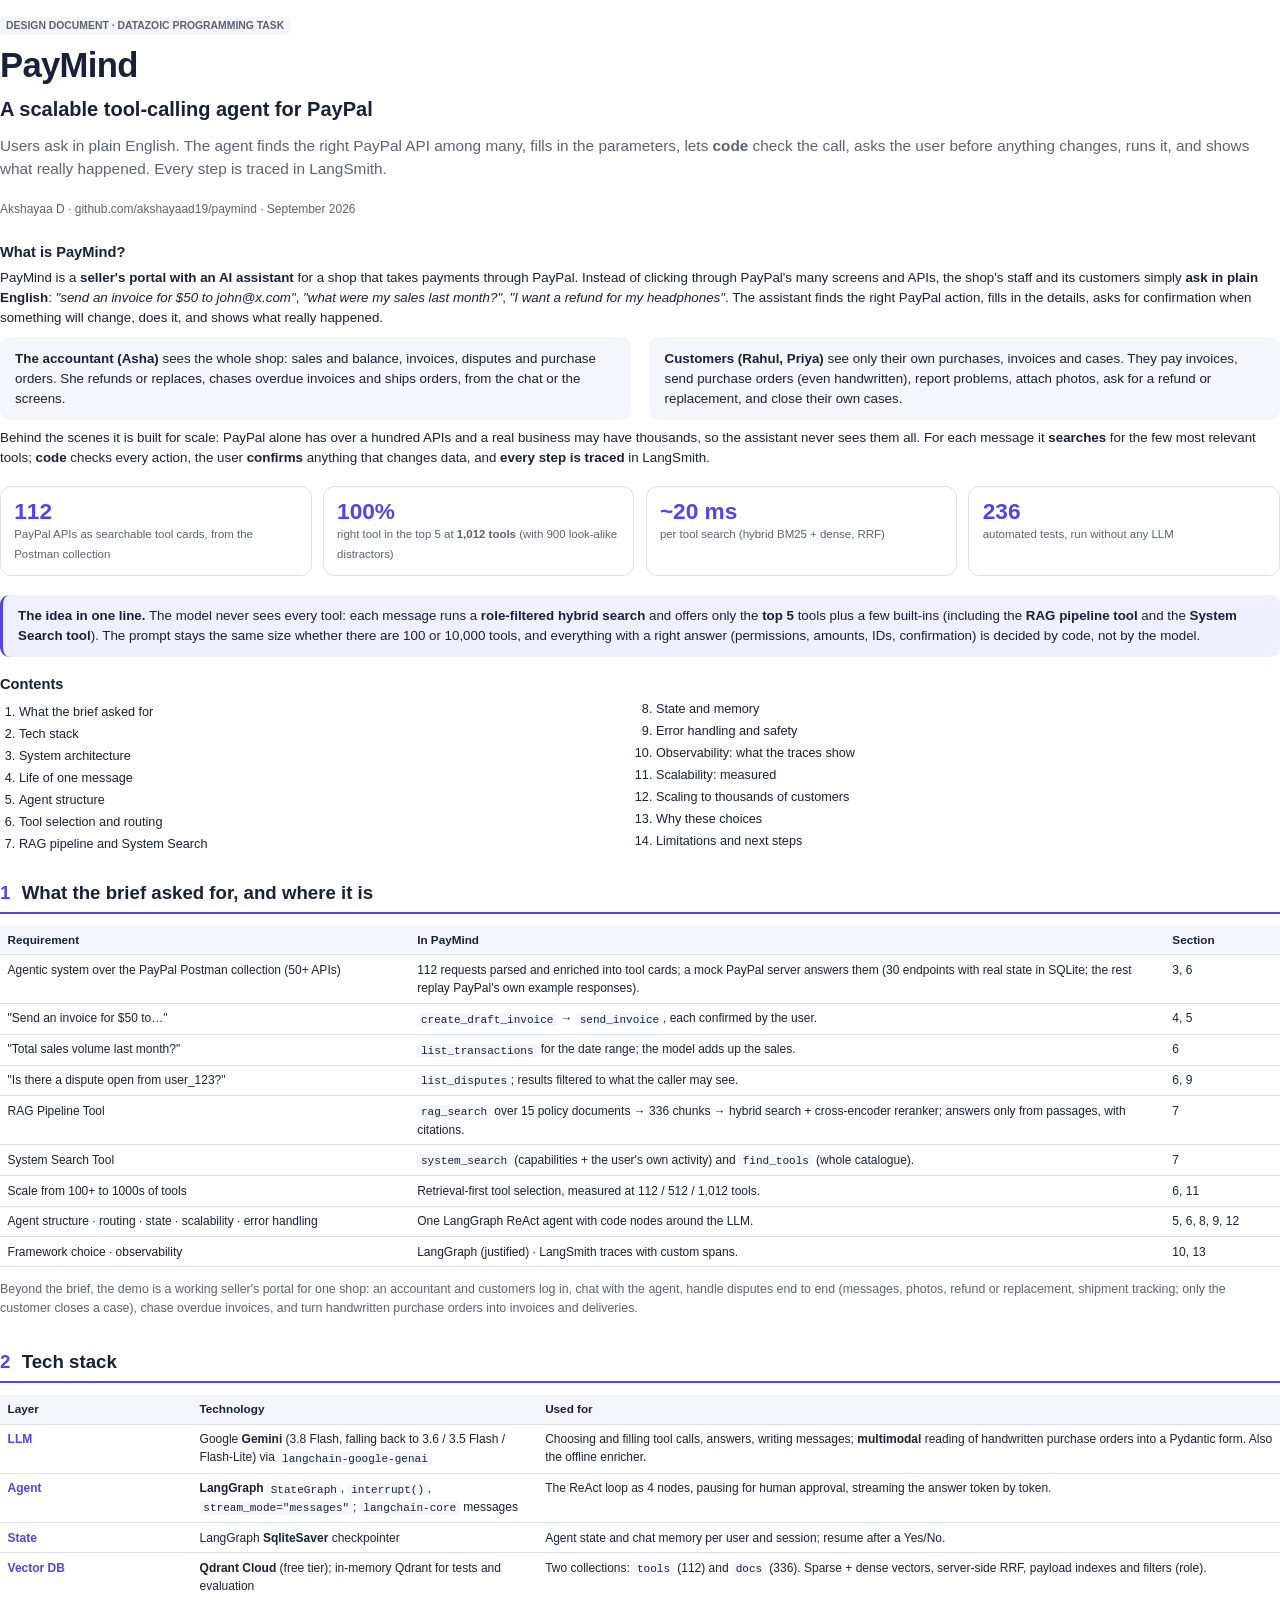
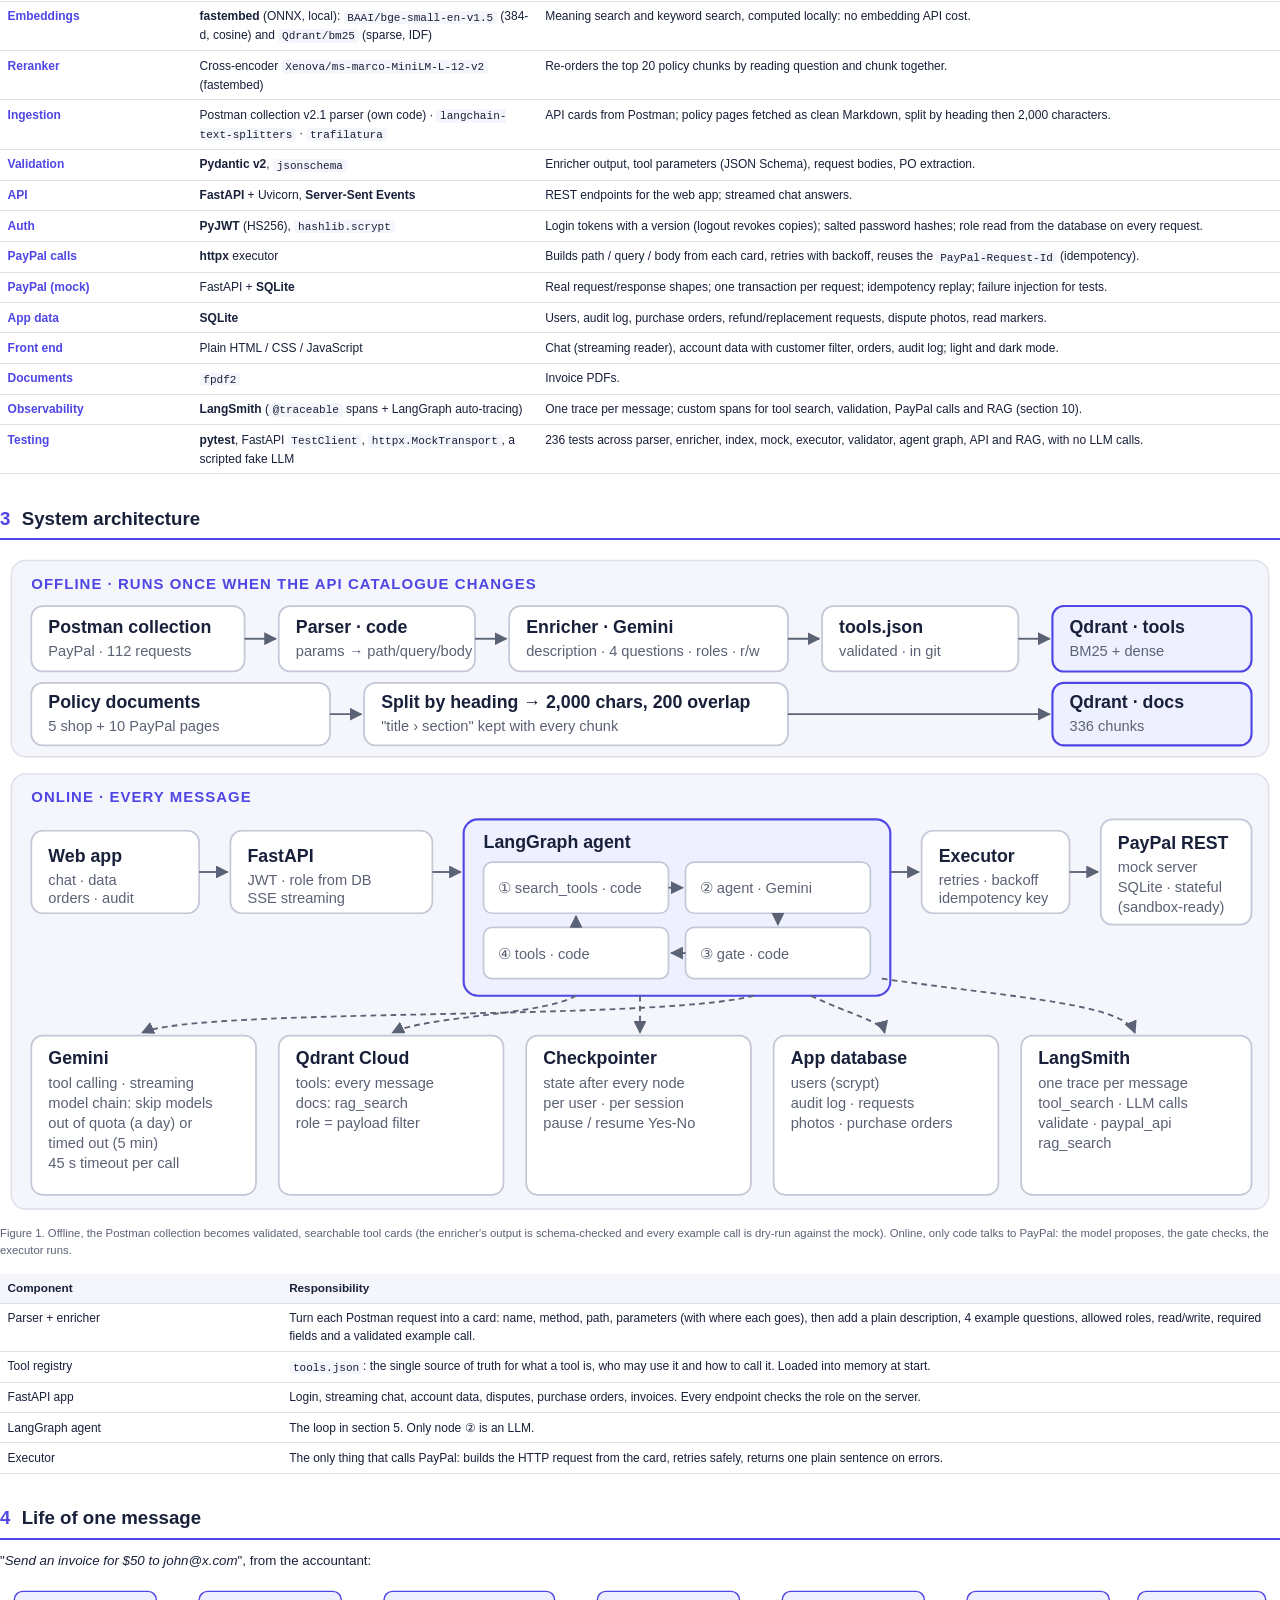
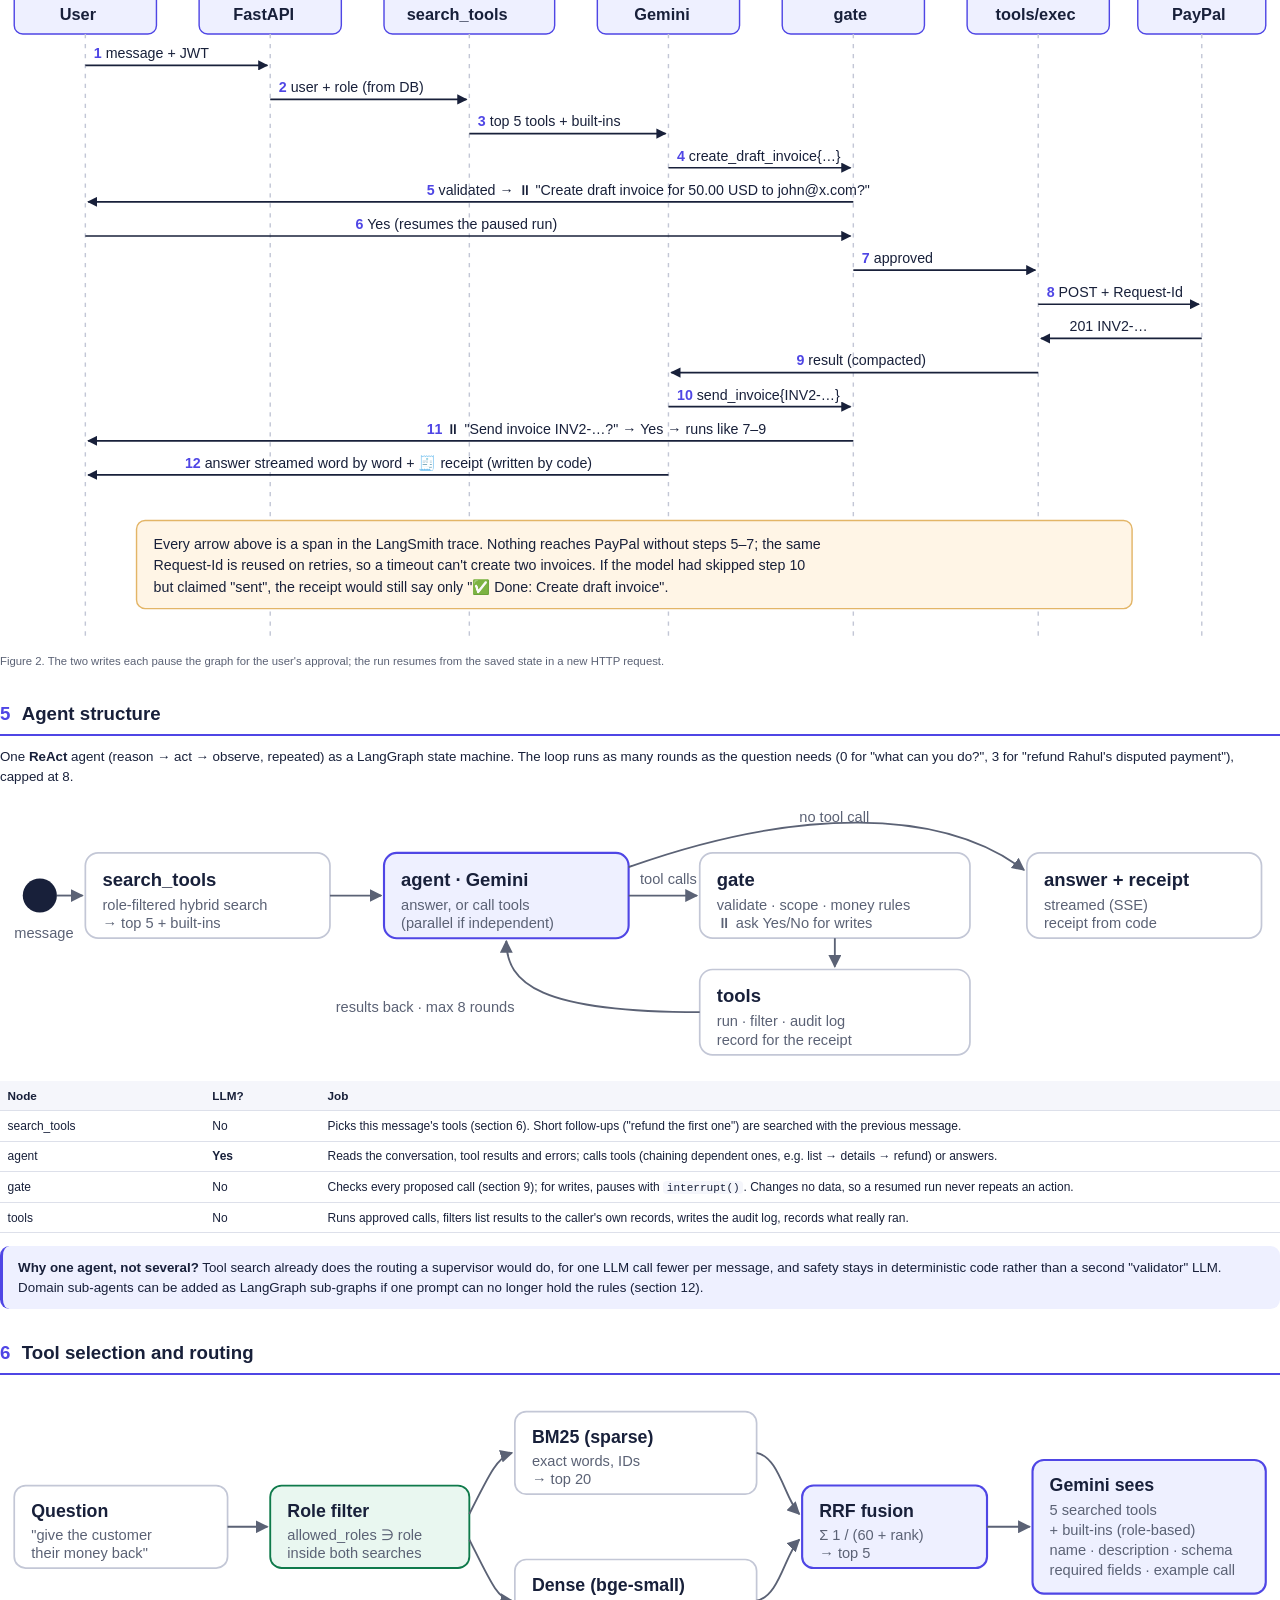
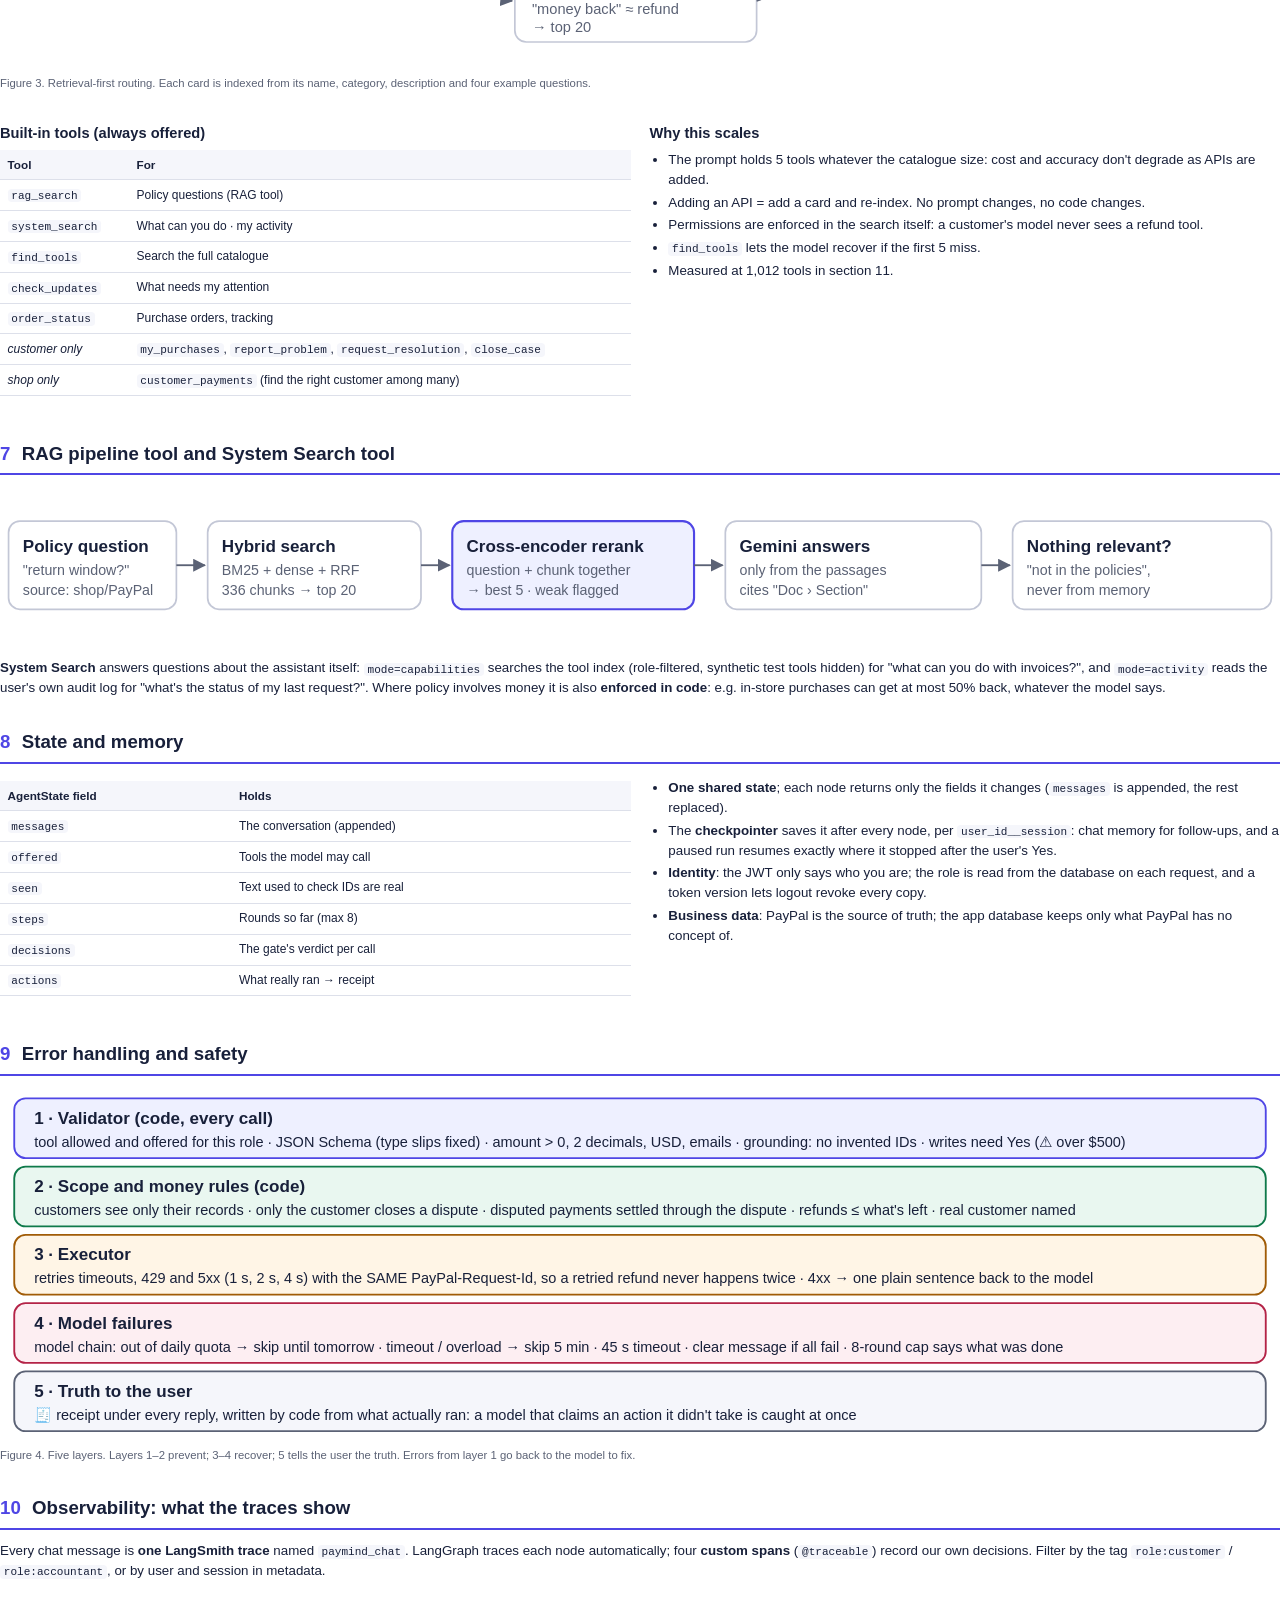
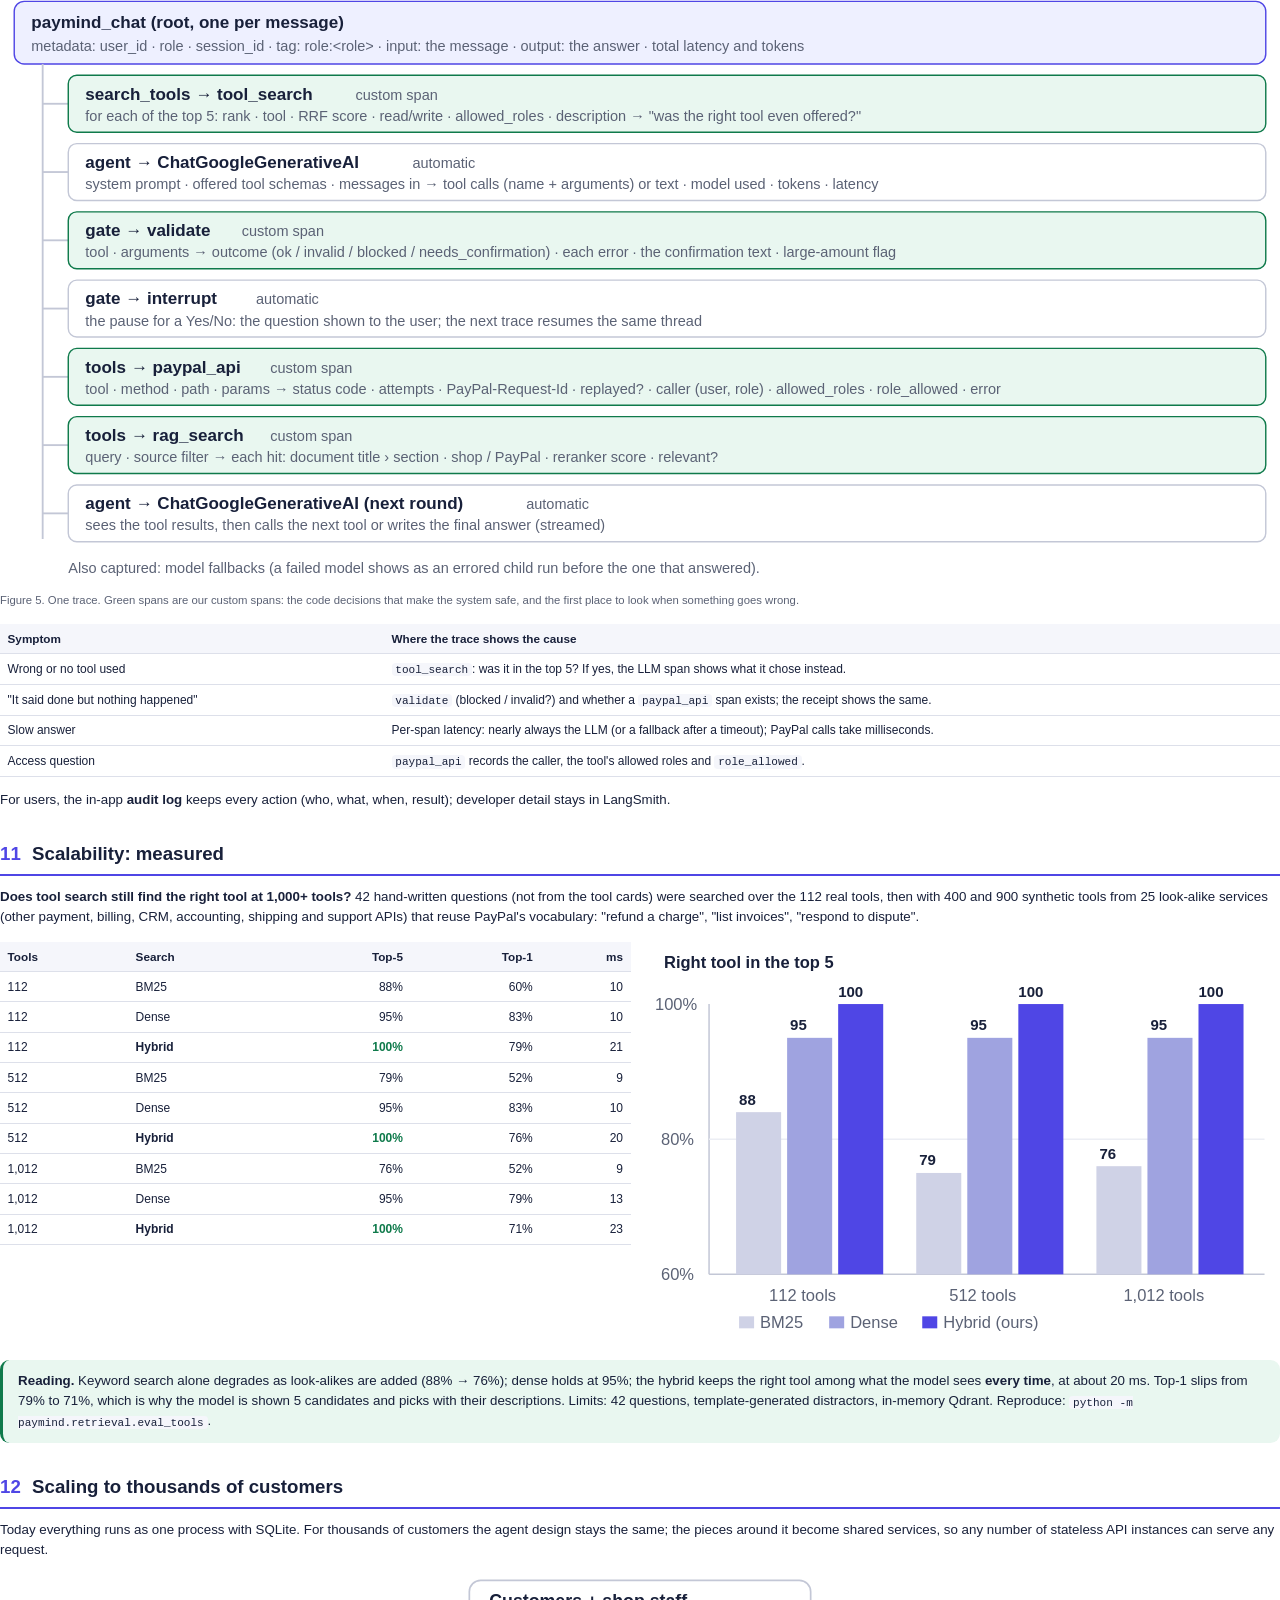
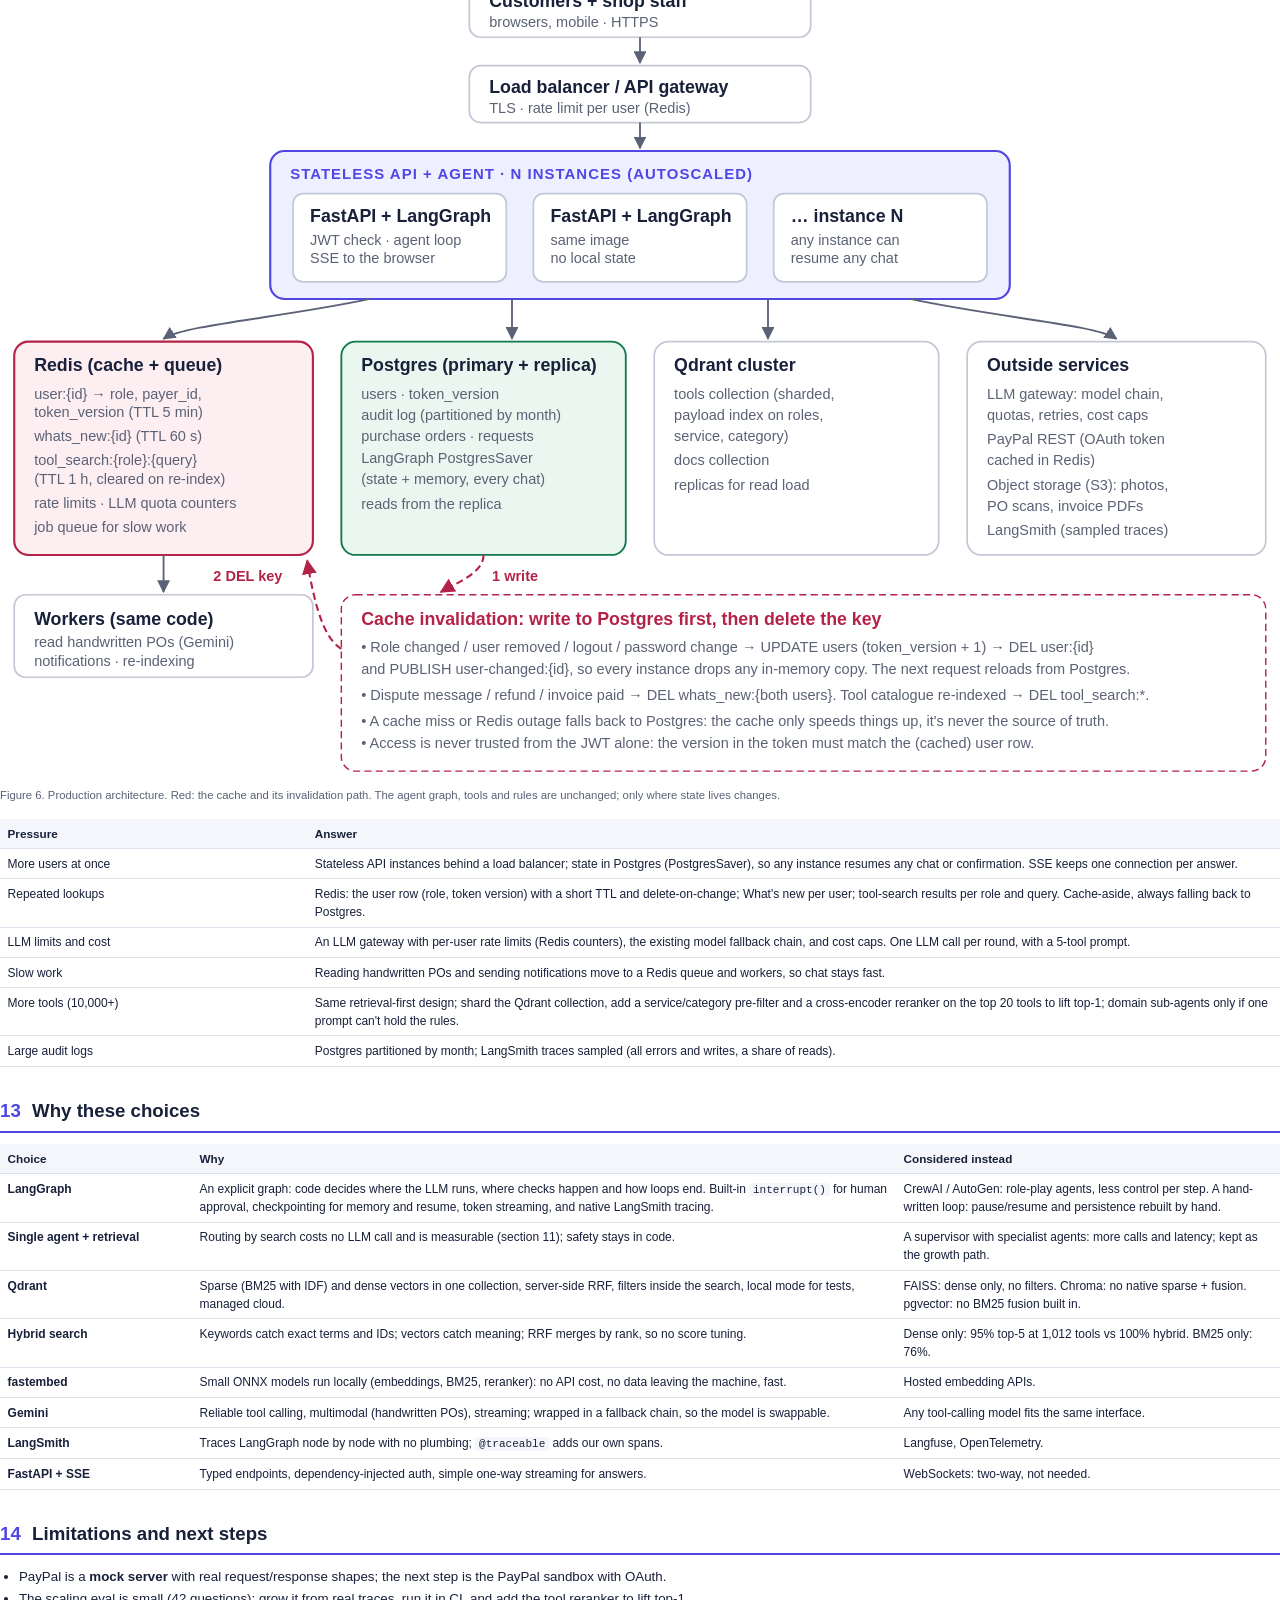
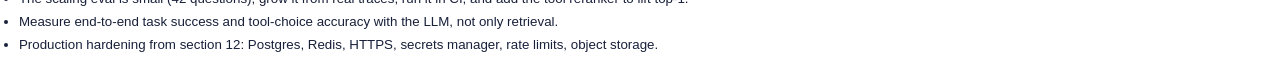
<file: docs/design.html>
<!doctype html>
<html lang="en">
<head>
<meta charset="utf-8">
<title>PayMind Design</title>
<style>
  @page { size: A4; margin: 15mm 14mm 15mm 14mm; }
  :root { --ink:#18203a; --muted:#5b6275; --line:#dde0ea; --soft:#f5f6fb; --accent:#4f46e5; --accent-soft:#eef0ff; --green:#0f7a4b; --green-soft:#e9f7f0; --amber:#a15c07; --amber-soft:#fff5e6; --rose:#b42347; --rose-soft:#fdeef2; }
  * { box-sizing: border-box; }
  body { font-family: -apple-system, "Segoe UI", Helvetica, Arial, sans-serif; color: var(--ink); font-size: 10pt; line-height: 1.5; margin: 0; }
  h1 { font-size: 26pt; line-height: 1.15; margin: 0 0 2mm; letter-spacing: -0.02em; }
  h2 { font-size: 14pt; margin: 0 0 3mm; padding: 2mm 0 1.5mm; border-bottom: 2px solid var(--accent); break-after: avoid; display: flex; gap: 3mm; align-items: baseline; }
  h2 .n { color: var(--accent); font-weight: 800; }
  h3 { font-size: 11pt; margin: 4mm 0 1.5mm; break-after: avoid; }
  p { margin: 0 0 2.4mm; }
  ul { margin: 0 0 2.5mm; padding-left: 5mm; } li { margin: 0.7mm 0; }
  section { margin-bottom: 6mm; }
  .page { break-before: page; }
  .lead { font-size: 11.5pt; color: var(--muted); margin: 0 0 5mm; }
  .kpis { display: grid; grid-template-columns: repeat(4, 1fr); gap: 3mm; margin: 5mm 0; }
  .kpi { border: 1px solid var(--line); border-radius: 3mm; padding: 3mm 3.5mm; background: #fff; }
  .kpi > b { display: block; font-size: 17pt; color: var(--accent); line-height: 1.1; }
  .kpi span { font-size: 8.6pt; color: var(--muted); }
  table { width: 100%; border-collapse: collapse; margin: 1.5mm 0 3.5mm; font-size: 9pt; break-inside: auto; }
  tr { break-inside: avoid; }
  th, td { text-align: left; padding: 1.5mm 2mm; border-bottom: 1px solid var(--line); vertical-align: top; }
  th { background: var(--soft); font-weight: 650; font-size: 8.8pt; }
  td.layer { font-weight: 650; white-space: nowrap; color: var(--accent); }
  td.num, th.num { text-align: right; white-space: nowrap; }
  code { font-family: "SF Mono", Menlo, Consolas, monospace; font-size: 8.3pt; background: var(--soft); padding: 0.2mm 1mm; border-radius: 1mm; }
  .box { border-radius: 2.5mm; padding: 3mm 4mm; margin: 2mm 0 3.5mm; break-inside: avoid; }
  .key { background: var(--accent-soft); border-left: 3px solid var(--accent); }
  .ok { background: var(--green-soft); border-left: 3px solid var(--green); }
  .fig { margin: 2mm 0 4mm; break-inside: avoid; }
  .fig svg { width: 100%; height: auto; display: block; }
  .cap { font-size: 8.5pt; color: var(--muted); margin-top: 1.2mm; }
  .two { display: grid; grid-template-columns: 1fr 1fr; gap: 5mm; }
  .tag { display: inline-block; font-size: 7.8pt; font-weight: 700; padding: 0.3mm 1.6mm; border-radius: 1mm; background: var(--soft); color: var(--muted); }
  .good { color: var(--green); font-weight: 700; }
  .toc { columns: 2; font-size: 9.5pt; margin: 0 0 4mm; padding-left: 5mm; }
  .toc li { margin: 0.8mm 0; }
  svg text { font-family: -apple-system, "Segoe UI", Helvetica, Arial, sans-serif; }
</style>
</head>
<body>

<div style="margin-top:4mm">
  <span class="tag">DESIGN DOCUMENT · DATAZOIC PROGRAMMING TASK</span>
  <h1 style="margin-top:3mm">PayMind</h1>
  <div style="font-size:15pt;font-weight:600;margin-bottom:3mm">A scalable tool-calling agent for PayPal</div>
  <p class="lead">Users ask in plain English. The agent finds the right PayPal API among many, fills in the parameters,
  lets <b>code</b> check the call, asks the user before anything changes, runs it, and shows what really happened.
  Every step is traced in LangSmith.</p>
  <div style="font-size:9pt;color:var(--muted)">Akshayaa D · github.com/akshayaad19/paymind · September 2026</div>
</div>

<h3 style="margin-top:6mm">What is PayMind?</h3>
<p>PayMind is a <b>seller's portal with an AI assistant</b> for a shop that takes payments through PayPal. Instead of clicking
through PayPal's many screens and APIs, the shop's staff and its customers simply <b>ask in plain English</b>:
<i>"send an invoice for $50 to john@x.com"</i>, <i>"what were my sales last month?"</i>, <i>"I want a refund for my
headphones"</i>. The assistant finds the right PayPal action, fills in the details, asks for confirmation when something will
change, does it, and shows what really happened.</p>
<div class="two" style="margin-bottom:2mm">
  <div class="box" style="background:var(--soft);margin:0"><b>The accountant (Asha)</b> sees the whole shop: sales and
  balance, invoices, disputes and purchase orders. She refunds or replaces, chases overdue invoices and ships orders, from the
  chat or the screens.</div>
  <div class="box" style="background:var(--soft);margin:0"><b>Customers (Rahul, Priya)</b> see only their own purchases,
  invoices and cases. They pay invoices, send purchase orders (even handwritten), report problems, attach photos, ask for a
  refund or replacement, and close their own cases.</div>
</div>
<p>Behind the scenes it is built for scale: PayPal alone has over a hundred APIs and a real business may have thousands, so the
assistant never sees them all. For each message it <b>searches</b> for the few most relevant tools; <b>code</b> checks every
action, the user <b>confirms</b> anything that changes data, and <b>every step is traced</b> in LangSmith.</p>

<div class="kpis">
  <div class="kpi"><b>112</b><span>PayPal APIs as searchable tool cards, from the Postman collection</span></div>
  <div class="kpi"><b>100%</b><span>right tool in the top 5 at <b>1,012 tools</b> (with 900 look-alike distractors)</span></div>
  <div class="kpi"><b>~20 ms</b><span>per tool search (hybrid BM25 + dense, RRF)</span></div>
  <div class="kpi"><b>236</b><span>automated tests, run without any LLM</span></div>
</div>

<div class="box key">
  <b>The idea in one line.</b> The model never sees every tool: each message runs a <b>role-filtered hybrid search</b>
  and offers only the <b>top 5</b> tools plus a few built-ins (including the <b>RAG pipeline tool</b> and the
  <b>System Search tool</b>). The prompt stays the same size whether there are 100 or 10,000 tools, and everything
  with a right answer (permissions, amounts, IDs, confirmation) is decided by code, not by the model.
</div>

<h3>Contents</h3>
<ol class="toc">
  <li>What the brief asked for</li>
  <li>Tech stack</li>
  <li>System architecture</li>
  <li>Life of one message</li>
  <li>Agent structure</li>
  <li>Tool selection and routing</li>
  <li>RAG pipeline and System Search</li>
  <li>State and memory</li>
  <li>Error handling and safety</li>
  <li>Observability: what the traces show</li>
  <li>Scalability: measured</li>
  <li>Scaling to thousands of customers</li>
  <li>Why these choices</li>
  <li>Limitations and next steps</li>
</ol>

<section>
<h2><span class="n">1</span> What the brief asked for, and where it is</h2>
<table>
  <tr><th style="width:32%">Requirement</th><th>In PayMind</th><th style="width:9%">Section</th></tr>
  <tr><td>Agentic system over the PayPal Postman collection (50+ APIs)</td><td>112 requests parsed and enriched into tool cards; a mock PayPal server answers them (30 endpoints with real state in SQLite; the rest replay PayPal's own example responses).</td><td>3, 6</td></tr>
  <tr><td>"Send an invoice for $50 to…"</td><td><code>create_draft_invoice</code> → <code>send_invoice</code>, each confirmed by the user.</td><td>4, 5</td></tr>
  <tr><td>"Total sales volume last month?"</td><td><code>list_transactions</code> for the date range; the model adds up the sales.</td><td>6</td></tr>
  <tr><td>"Is there a dispute open from user_123?"</td><td><code>list_disputes</code>; results filtered to what the caller may see.</td><td>6, 9</td></tr>
  <tr><td>RAG Pipeline Tool</td><td><code>rag_search</code> over 15 policy documents → 336 chunks → hybrid search + cross-encoder reranker; answers only from passages, with citations.</td><td>7</td></tr>
  <tr><td>System Search Tool</td><td><code>system_search</code> (capabilities + the user's own activity) and <code>find_tools</code> (whole catalogue).</td><td>7</td></tr>
  <tr><td>Scale from 100+ to 1000s of tools</td><td>Retrieval-first tool selection, measured at 112 / 512 / 1,012 tools.</td><td>6, 11</td></tr>
  <tr><td>Agent structure · routing · state · scalability · error handling</td><td>One LangGraph ReAct agent with code nodes around the LLM.</td><td>5, 6, 8, 9, 12</td></tr>
  <tr><td>Framework choice · observability</td><td>LangGraph (justified) · LangSmith traces with custom spans.</td><td>10, 13</td></tr>
</table>
<p style="font-size:9.3pt;color:var(--muted)">Beyond the brief, the demo is a working seller's portal for one shop: an accountant and customers log in, chat with
the agent, handle disputes end to end (messages, photos, refund or replacement, shipment tracking; only the customer closes a
case), chase overdue invoices, and turn handwritten purchase orders into invoices and deliveries.</p>
</section>

<section class="page">
<h2><span class="n">2</span> Tech stack</h2>
<table>
  <tr><th style="width:15%">Layer</th><th style="width:27%">Technology</th><th>Used for</th></tr>
  <tr><td class="layer">LLM</td><td>Google <b>Gemini</b> (3.8 Flash, falling back to 3.6 / 3.5 Flash / Flash-Lite) via <code>langchain-google-genai</code></td><td>Choosing and filling tool calls, answers, writing messages; <b>multimodal</b> reading of handwritten purchase orders into a Pydantic form. Also the offline enricher.</td></tr>
  <tr><td class="layer">Agent</td><td><b>LangGraph</b> <code>StateGraph</code>, <code>interrupt()</code>, <code>stream_mode="messages"</code>; <code>langchain-core</code> messages</td><td>The ReAct loop as 4 nodes, pausing for human approval, streaming the answer token by token.</td></tr>
  <tr><td class="layer">State</td><td>LangGraph <b>SqliteSaver</b> checkpointer</td><td>Agent state and chat memory per user and session; resume after a Yes/No.</td></tr>
  <tr><td class="layer">Vector DB</td><td><b>Qdrant Cloud</b> (free tier); in-memory Qdrant for tests and evaluation</td><td>Two collections: <code>tools</code> (112) and <code>docs</code> (336). Sparse + dense vectors, server-side RRF, payload indexes and filters (role).</td></tr>
  <tr><td class="layer">Embeddings</td><td><b>fastembed</b> (ONNX, local): <code>BAAI/bge-small-en-v1.5</code> (384-d, cosine) and <code>Qdrant/bm25</code> (sparse, IDF)</td><td>Meaning search and keyword search, computed locally: no embedding API cost.</td></tr>
  <tr><td class="layer">Reranker</td><td>Cross-encoder <code>Xenova/ms-marco-MiniLM-L-12-v2</code> (fastembed)</td><td>Re-orders the top 20 policy chunks by reading question and chunk together.</td></tr>
  <tr><td class="layer">Ingestion</td><td>Postman collection v2.1 parser (own code) · <code>langchain-text-splitters</code> · <code>trafilatura</code></td><td>API cards from Postman; policy pages fetched as clean Markdown, split by heading then 2,000 characters.</td></tr>
  <tr><td class="layer">Validation</td><td><b>Pydantic v2</b>, <code>jsonschema</code></td><td>Enricher output, tool parameters (JSON Schema), request bodies, PO extraction.</td></tr>
  <tr><td class="layer">API</td><td><b>FastAPI</b> + Uvicorn, <b>Server-Sent Events</b></td><td>REST endpoints for the web app; streamed chat answers.</td></tr>
  <tr><td class="layer">Auth</td><td><b>PyJWT</b> (HS256), <code>hashlib.scrypt</code></td><td>Login tokens with a version (logout revokes copies); salted password hashes; role read from the database on every request.</td></tr>
  <tr><td class="layer">PayPal calls</td><td><b>httpx</b> executor</td><td>Builds path / query / body from each card, retries with backoff, reuses the <code>PayPal-Request-Id</code> (idempotency).</td></tr>
  <tr><td class="layer">PayPal (mock)</td><td>FastAPI + <b>SQLite</b></td><td>Real request/response shapes; one transaction per request; idempotency replay; failure injection for tests.</td></tr>
  <tr><td class="layer">App data</td><td><b>SQLite</b></td><td>Users, audit log, purchase orders, refund/replacement requests, dispute photos, read markers.</td></tr>
  <tr><td class="layer">Front end</td><td>Plain HTML / CSS / JavaScript</td><td>Chat (streaming reader), account data with customer filter, orders, audit log; light and dark mode.</td></tr>
  <tr><td class="layer">Documents</td><td><code>fpdf2</code></td><td>Invoice PDFs.</td></tr>
  <tr><td class="layer">Observability</td><td><b>LangSmith</b> (<code>@traceable</code> spans + LangGraph auto-tracing)</td><td>One trace per message; custom spans for tool search, validation, PayPal calls and RAG (section 10).</td></tr>
  <tr><td class="layer">Testing</td><td><b>pytest</b>, FastAPI <code>TestClient</code>, <code>httpx.MockTransport</code>, a scripted fake LLM</td><td>236 tests across parser, enricher, index, mock, executor, validator, agent graph, API and RAG, with no LLM calls.</td></tr>
</table>
</section>

<section class="page">
<h2><span class="n">3</span> System architecture</h2>
<div class="fig">
<svg id="f1" viewBox="0 0 900 470" xmlns="http://www.w3.org/2000/svg">
  <defs>
    <marker id="ar" viewBox="0 0 10 10" refX="9" refY="5" markerWidth="7" markerHeight="7" orient="auto"><path d="M0,0 L10,5 L0,10 z" fill="#5b6275"/></marker>
    <style>#f1 .bx{fill:#fff;stroke:#c3c7d6;stroke-width:1.2}#f1 .hl{fill:#eef0ff;stroke:#4f46e5;stroke-width:1.5}#f1 .zone{fill:#f5f6fb;stroke:#dde0ea}#f1 .t{font-size:12.5px;fill:#18203a;font-weight:650}#f1 .d{font-size:10.3px;fill:#5b6275}#f1 .z{font-size:10.5px;fill:#4f46e5;font-weight:800;letter-spacing:.07em}#f1 .e{stroke:#5b6275;stroke-width:1.3;fill:none;marker-end:url(#ar)}#f1 .ds{stroke-dasharray:4 3}</style>
  </defs>
  <rect x="8" y="6" width="884" height="138" rx="10" class="zone"/>
  <text x="22" y="26" class="z">OFFLINE · RUNS ONCE WHEN THE API CATALOGUE CHANGES</text>
  <rect x="22" y="38" width="150" height="46" rx="8" class="bx"/><text x="34" y="57" class="t">Postman collection</text><text x="34" y="73" class="d">PayPal · 112 requests</text>
  <rect x="196" y="38" width="138" height="46" rx="8" class="bx"/><text x="208" y="57" class="t">Parser · code</text><text x="208" y="73" class="d">params → path/query/body</text>
  <rect x="358" y="38" width="196" height="46" rx="8" class="bx"/><text x="370" y="57" class="t">Enricher · Gemini</text><text x="370" y="73" class="d">description · 4 questions · roles · r/w</text>
  <rect x="578" y="38" width="138" height="46" rx="8" class="bx"/><text x="590" y="57" class="t">tools.json</text><text x="590" y="73" class="d">validated · in git</text>
  <rect x="740" y="38" width="140" height="46" rx="8" class="hl"/><text x="752" y="57" class="t">Qdrant · tools</text><text x="752" y="73" class="d">BM25 + dense</text>
  <path d="M172 61 H194" class="e"/><path d="M334 61 H356" class="e"/><path d="M554 61 H576" class="e"/><path d="M716 61 H738" class="e"/>
  <rect x="22" y="92" width="210" height="44" rx="8" class="bx"/><text x="34" y="110" class="t">Policy documents</text><text x="34" y="126" class="d">5 shop + 10 PayPal pages</text>
  <rect x="256" y="92" width="298" height="44" rx="8" class="bx"/><text x="268" y="110" class="t">Split by heading → 2,000 chars, 200 overlap</text><text x="268" y="126" class="d">"title › section" kept with every chunk</text>
  <rect x="740" y="92" width="140" height="44" rx="8" class="hl"/><text x="752" y="110" class="t">Qdrant · docs</text><text x="752" y="126" class="d">336 chunks</text>
  <path d="M232 114 H254" class="e"/><path d="M554 114 H738" class="e"/>
  <rect x="8" y="156" width="884" height="306" rx="10" class="zone"/>
  <text x="22" y="176" class="z">ONLINE · EVERY MESSAGE</text>
  <rect x="22" y="196" width="118" height="58" rx="8" class="bx"/><text x="34" y="218" class="t">Web app</text><text x="34" y="234" class="d">chat · data</text><text x="34" y="247" class="d">orders · audit</text>
  <rect x="162" y="196" width="142" height="58" rx="8" class="bx"/><text x="174" y="218" class="t">FastAPI</text><text x="174" y="234" class="d">JWT · role from DB</text><text x="174" y="247" class="d">SSE streaming</text>
  <rect x="326" y="188" width="300" height="124" rx="10" class="hl"/>
  <text x="340" y="208" class="t">LangGraph agent</text>
  <rect x="340" y="218" width="130" height="36" rx="6" class="bx"/><text x="350" y="240" class="d">① search_tools · code</text>
  <rect x="482" y="218" width="130" height="36" rx="6" class="bx"/><text x="492" y="240" class="d">② agent · Gemini</text>
  <rect x="482" y="264" width="130" height="36" rx="6" class="bx"/><text x="492" y="286" class="d">③ gate · code</text>
  <rect x="340" y="264" width="130" height="36" rx="6" class="bx"/><text x="350" y="286" class="d">④ tools · code</text>
  <path d="M470 236 H480" class="e"/><path d="M547 254 V262" class="e"/><path d="M482 282 H472" class="e"/><path d="M405 264 V256" class="e"/>
  <rect x="648" y="196" width="104" height="58" rx="8" class="bx"/><text x="660" y="218" class="t">Executor</text><text x="660" y="234" class="d">retries · backoff</text><text x="660" y="247" class="d">idempotency key</text>
  <rect x="774" y="188" width="106" height="74" rx="8" class="bx"/><text x="786" y="209" class="t">PayPal REST</text><text x="786" y="225" class="d">mock server</text><text x="786" y="239" class="d">SQLite · stateful</text><text x="786" y="253" class="d">(sandbox-ready)</text>
  <path d="M140 225 H160" class="e"/><path d="M304 225 H324" class="e"/><path d="M626 225 H646" class="e"/><path d="M752 225 H772" class="e"/>
  <rect x="22" y="340" width="158" height="112" rx="8" class="bx"/><text x="34" y="360" class="t">Gemini</text><text x="34" y="377" class="d">tool calling · streaming</text><text x="34" y="391" class="d">model chain: skip models</text><text x="34" y="405" class="d">out of quota (a day) or</text><text x="34" y="419" class="d">timed out (5 min)</text><text x="34" y="433" class="d">45 s timeout per call</text>
  <rect x="196" y="340" width="158" height="112" rx="8" class="bx"/><text x="208" y="360" class="t">Qdrant Cloud</text><text x="208" y="377" class="d">tools: every message</text><text x="208" y="391" class="d">docs: rag_search</text><text x="208" y="405" class="d">role = payload filter</text>
  <rect x="370" y="340" width="158" height="112" rx="8" class="bx"/><text x="382" y="360" class="t">Checkpointer</text><text x="382" y="377" class="d">state after every node</text><text x="382" y="391" class="d">per user · per session</text><text x="382" y="405" class="d">pause / resume Yes-No</text>
  <rect x="544" y="340" width="158" height="112" rx="8" class="bx"/><text x="556" y="360" class="t">App database</text><text x="556" y="377" class="d">users (scrypt)</text><text x="556" y="391" class="d">audit log · requests</text><text x="556" y="405" class="d">photos · purchase orders</text>
  <rect x="718" y="340" width="162" height="112" rx="8" class="bx"/><text x="730" y="360" class="t">LangSmith</text><text x="730" y="377" class="d">one trace per message</text><text x="730" y="391" class="d">tool_search · LLM calls</text><text x="730" y="405" class="d">validate · paypal_api</text><text x="730" y="419" class="d">rag_search</text>
  <path d="M530 312 C 460 330, 140 320, 100 338" class="e ds"/><path d="M405 312 C 380 326, 300 326, 276 338" class="e ds"/><path d="M450 312 V338" class="e ds"/><path d="M570 312 C 600 326, 620 330, 622 338" class="e ds"/><path d="M620 300 C 720 314, 790 318, 798 338" class="e ds"/>
</svg>
<div class="cap">Figure 1. Offline, the Postman collection becomes validated, searchable tool cards (the enricher's output is schema-checked and every example call is dry-run against the mock). Online, only code talks to PayPal: the model proposes, the gate checks, the executor runs.</div>
</div>
<table>
  <tr><th style="width:22%">Component</th><th>Responsibility</th></tr>
  <tr><td>Parser + enricher</td><td>Turn each Postman request into a card: name, method, path, parameters (with where each goes), then add a plain description, 4 example questions, allowed roles, read/write, required fields and a validated example call.</td></tr>
  <tr><td>Tool registry</td><td><code>tools.json</code>: the single source of truth for what a tool is, who may use it and how to call it. Loaded into memory at start.</td></tr>
  <tr><td>FastAPI app</td><td>Login, streaming chat, account data, disputes, purchase orders, invoices. Every endpoint checks the role on the server.</td></tr>
  <tr><td>LangGraph agent</td><td>The loop in section 5. Only node ② is an LLM.</td></tr>
  <tr><td>Executor</td><td>The only thing that calls PayPal: builds the HTTP request from the card, retries safely, returns one plain sentence on errors.</td></tr>
</table>
</section>

<section class="page">
<h2><span class="n">4</span> Life of one message</h2>
<p>"<i>Send an invoice for $50 to john@x.com</i>", from the accountant:</p>
<div class="fig">
<svg id="f2" viewBox="0 0 900 470" xmlns="http://www.w3.org/2000/svg">
  <defs><marker id="sq" viewBox="0 0 10 10" refX="9" refY="5" markerWidth="6" markerHeight="6" orient="auto"><path d="M0,0 L10,5 L0,10 z" fill="#18203a"/></marker>
  <style>#f2 .hd{fill:#eef0ff;stroke:#4f46e5}#f2 .ht{font-size:11.5px;font-weight:700;fill:#18203a}#f2 .ln{stroke:#c3c7d6;stroke-dasharray:3 4}#f2 .m{stroke:#18203a;stroke-width:1.2;marker-end:url(#sq)}#f2 .mt{font-size:10px;fill:#18203a}#f2 .mn{font-size:10px;fill:#4f46e5;font-weight:700}#f2 .nt{fill:#fff5e6;stroke:#e3b567}</style></defs>
  <rect x="10" y="8" width="100" height="30" rx="6" class="hd"/><text x="42" y="28" class="ht">User</text>
  <rect x="140" y="8" width="100" height="30" rx="6" class="hd"/><text x="164" y="28" class="ht">FastAPI</text>
  <rect x="270" y="8" width="120" height="30" rx="6" class="hd"/><text x="286" y="28" class="ht">search_tools</text>
  <rect x="420" y="8" width="100" height="30" rx="6" class="hd"/><text x="446" y="28" class="ht">Gemini</text>
  <rect x="550" y="8" width="100" height="30" rx="6" class="hd"/><text x="586" y="28" class="ht">gate</text>
  <rect x="680" y="8" width="100" height="30" rx="6" class="hd"/><text x="700" y="28" class="ht">tools/exec</text>
  <rect x="800" y="8" width="90" height="30" rx="6" class="hd"/><text x="824" y="28" class="ht">PayPal</text>
  <line x1="60" y1="38" x2="60" y2="462" class="ln"/><line x1="190" y1="38" x2="190" y2="462" class="ln"/><line x1="330" y1="38" x2="330" y2="462" class="ln"/><line x1="470" y1="38" x2="470" y2="462" class="ln"/><line x1="600" y1="38" x2="600" y2="462" class="ln"/><line x1="730" y1="38" x2="730" y2="462" class="ln"/><line x1="845" y1="38" x2="845" y2="462" class="ln"/>
  <path d="M60 60 H188" class="m"/><text x="66" y="55" class="mt"><tspan class="mn">1</tspan> message + JWT</text>
  <path d="M190 84 H328" class="m"/><text x="196" y="79" class="mt"><tspan class="mn">2</tspan> user + role (from DB)</text>
  <path d="M330 108 H468" class="m"/><text x="336" y="103" class="mt"><tspan class="mn">3</tspan> top 5 tools + built-ins</text>
  <path d="M470 132 H598" class="m"/><text x="476" y="127" class="mt"><tspan class="mn">4</tspan> create_draft_invoice{…}</text>
  <path d="M600 156 H62" class="m"/><text x="300" y="151" class="mt"><tspan class="mn">5</tspan> validated → ⏸ "Create draft invoice for 50.00 USD to john@x.com?"</text>
  <path d="M60 180 H598" class="m"/><text x="250" y="175" class="mt"><tspan class="mn">6</tspan> Yes (resumes the paused run)</text>
  <path d="M600 204 H728" class="m"/><text x="606" y="199" class="mt"><tspan class="mn">7</tspan> approved</text>
  <path d="M730 228 H843" class="m"/><text x="736" y="223" class="mt"><tspan class="mn">8</tspan> POST + Request-Id</text>
  <path d="M845 252 H732" class="m"/><text x="752" y="247" class="mt">201 INV2-…</text>
  <path d="M730 276 H472" class="m"/><text x="560" y="271" class="mt"><tspan class="mn">9</tspan> result (compacted)</text>
  <path d="M470 300 H598" class="m"/><text x="476" y="295" class="mt"><tspan class="mn">10</tspan> send_invoice{INV2-…}</text>
  <path d="M600 324 H62" class="m"/><text x="300" y="319" class="mt"><tspan class="mn">11</tspan> ⏸ "Send invoice INV2-…?" → Yes → runs like 7–9</text>
  <path d="M470 348 H62" class="m"/><text x="130" y="343" class="mt"><tspan class="mn">12</tspan> answer streamed word by word + 🧾 receipt (written by code)</text>
  <rect x="96" y="380" width="700" height="62" rx="6" class="nt"/>
  <text x="108" y="400" class="mt">Every arrow above is a span in the LangSmith trace. Nothing reaches PayPal without steps 5–7; the same</text>
  <text x="108" y="415" class="mt">Request-Id is reused on retries, so a timeout can't create two invoices. If the model had skipped step 10</text>
  <text x="108" y="430" class="mt">but claimed "sent", the receipt would still say only "✅ Done: Create draft invoice".</text>
</svg>
<div class="cap">Figure 2. The two writes each pause the graph for the user's approval; the run resumes from the saved state in a new HTTP request.</div>
</div>
</section>

<section>
<h2><span class="n">5</span> Agent structure</h2>
<p>One <b>ReAct</b> agent (reason → act → observe, repeated) as a LangGraph state machine. The loop runs as many rounds as the
question needs (0 for "what can you do?", 3 for "refund Rahul's disputed payment"), capped at 8.</p>
<div class="fig">
<svg id="f3" viewBox="0 0 900 190" xmlns="http://www.w3.org/2000/svg">
  <defs><marker id="b2" viewBox="0 0 10 10" refX="9" refY="5" markerWidth="7" markerHeight="7" orient="auto"><path d="M0,0 L10,5 L0,10 z" fill="#5b6275"/></marker>
  <style>#f3 .n{fill:#fff;stroke:#c3c7d6;stroke-width:1.2}#f3 .m{fill:#eef0ff;stroke:#4f46e5;stroke-width:1.5}#f3 .t{font-size:13px;font-weight:650;fill:#18203a}#f3 .d{font-size:10.3px;fill:#5b6275}#f3 .e{stroke:#5b6275;stroke-width:1.3;fill:none;marker-end:url(#b2)}</style></defs>
  <circle cx="28" cy="70" r="12" fill="#18203a"/><text x="10" y="100" class="d">message</text>
  <rect x="60" y="40" width="172" height="60" rx="9" class="n"/><text x="72" y="63" class="t">search_tools</text><text x="72" y="80" class="d">role-filtered hybrid search</text><text x="72" y="93" class="d">→ top 5 + built-ins</text>
  <rect x="270" y="40" width="172" height="60" rx="9" class="m"/><text x="282" y="63" class="t">agent · Gemini</text><text x="282" y="80" class="d">answer, or call tools</text><text x="282" y="93" class="d">(parallel if independent)</text>
  <rect x="492" y="40" width="190" height="60" rx="9" class="n"/><text x="504" y="63" class="t">gate</text><text x="504" y="80" class="d">validate · scope · money rules</text><text x="504" y="93" class="d">⏸ ask Yes/No for writes</text>
  <rect x="492" y="122" width="190" height="60" rx="9" class="n"/><text x="504" y="145" class="t">tools</text><text x="504" y="162" class="d">run · filter · audit log</text><text x="504" y="175" class="d">record for the receipt</text>
  <rect x="722" y="40" width="165" height="60" rx="9" class="n"/><text x="734" y="63" class="t">answer + receipt</text><text x="734" y="80" class="d">streamed (SSE)</text><text x="734" y="93" class="d">receipt from code</text>
  <path d="M40 70 H58" class="e"/><path d="M232 70 H268" class="e"/><path d="M442 70 H490" class="e"/><text x="450" y="62" class="d">tool calls</text>
  <path d="M587 100 V120" class="e"/><path d="M492 152 C 380 152, 356 132, 356 102" class="e"/><text x="236" y="152" class="d">results back · max 8 rounds</text>
  <path d="M442 50 C 560 8, 662 8, 720 52" class="e"/><text x="562" y="18" class="d">no tool call</text>
</svg>
</div>
<table>
  <tr><th style="width:16%">Node</th><th style="width:9%">LLM?</th><th>Job</th></tr>
  <tr><td>search_tools</td><td>No</td><td>Picks this message's tools (section 6). Short follow-ups ("refund the first one") are searched with the previous message.</td></tr>
  <tr><td>agent</td><td><b>Yes</b></td><td>Reads the conversation, tool results and errors; calls tools (chaining dependent ones, e.g. list → details → refund) or answers.</td></tr>
  <tr><td>gate</td><td>No</td><td>Checks every proposed call (section 9); for writes, pauses with <code>interrupt()</code>. Changes no data, so a resumed run never repeats an action.</td></tr>
  <tr><td>tools</td><td>No</td><td>Runs approved calls, filters list results to the caller's own records, writes the audit log, records what really ran.</td></tr>
</table>
<div class="box key"><b>Why one agent, not several?</b> Tool search already does the routing a supervisor would do, for one LLM call
fewer per message, and safety stays in deterministic code rather than a second "validator" LLM. Domain sub-agents can be added as
LangGraph sub-graphs if one prompt can no longer hold the rules (section 12).</div>
</section>

<section class="page">
<h2><span class="n">6</span> Tool selection and routing</h2>
<div class="fig">
<svg id="f4" viewBox="0 0 900 200" xmlns="http://www.w3.org/2000/svg">
  <defs><marker id="b3" viewBox="0 0 10 10" refX="9" refY="5" markerWidth="7" markerHeight="7" orient="auto"><path d="M0,0 L10,5 L0,10 z" fill="#5b6275"/></marker>
  <style>#f4 .n{fill:#fff;stroke:#c3c7d6;stroke-width:1.2}#f4 .m{fill:#eef0ff;stroke:#4f46e5;stroke-width:1.5}#f4 .g{fill:#e9f7f0;stroke:#0f7a4b;stroke-width:1.3}#f4 .t{font-size:12.5px;font-weight:650;fill:#18203a}#f4 .d{font-size:10.3px;fill:#5b6275}#f4 .e{stroke:#5b6275;stroke-width:1.3;fill:none;marker-end:url(#b3)}</style></defs>
  <rect x="10" y="70" width="150" height="58" rx="8" class="n"/><text x="22" y="92" class="t">Question</text><text x="22" y="108" class="d">"give the customer</text><text x="22" y="121" class="d">their money back"</text>
  <rect x="190" y="70" width="140" height="58" rx="8" class="g"/><text x="202" y="92" class="t">Role filter</text><text x="202" y="108" class="d">allowed_roles ∋ role</text><text x="202" y="121" class="d">inside both searches</text>
  <rect x="362" y="18" width="170" height="58" rx="8" class="n"/><text x="374" y="40" class="t">BM25 (sparse)</text><text x="374" y="56" class="d">exact words, IDs</text><text x="374" y="69" class="d">→ top 20</text>
  <rect x="362" y="122" width="170" height="58" rx="8" class="n"/><text x="374" y="144" class="t">Dense (bge-small)</text><text x="374" y="160" class="d">"money back" ≈ refund</text><text x="374" y="173" class="d">→ top 20</text>
  <rect x="564" y="70" width="130" height="58" rx="8" class="m"/><text x="576" y="92" class="t">RRF fusion</text><text x="576" y="108" class="d">Σ 1 / (60 + rank)</text><text x="576" y="121" class="d">→ top 5</text>
  <rect x="726" y="52" width="164" height="94" rx="8" class="m"/><text x="738" y="74" class="t">Gemini sees</text><text x="738" y="91" class="d">5 searched tools</text><text x="738" y="105" class="d">+ built-ins (role-based)</text><text x="738" y="119" class="d">name · description · schema</text><text x="738" y="133" class="d">required fields · example call</text>
  <path d="M160 99 H188" class="e"/><path d="M330 90 C 345 60, 350 50, 360 47" class="e"/><path d="M330 108 C 345 138, 350 150, 360 151" class="e"/>
  <path d="M532 47 C 548 50, 552 80, 562 90" class="e"/><path d="M532 151 C 548 148, 552 118, 562 108" class="e"/><path d="M694 99 H724" class="e"/>
</svg>
<div class="cap">Figure 3. Retrieval-first routing. Each card is indexed from its name, category, description and four example questions.</div>
</div>
<div class="two">
<div>
<h3>Built-in tools (always offered)</h3>
<table>
  <tr><th>Tool</th><th>For</th></tr>
  <tr><td><code>rag_search</code></td><td>Policy questions (RAG tool)</td></tr>
  <tr><td><code>system_search</code></td><td>What can you do · my activity</td></tr>
  <tr><td><code>find_tools</code></td><td>Search the full catalogue</td></tr>
  <tr><td><code>check_updates</code></td><td>What needs my attention</td></tr>
  <tr><td><code>order_status</code></td><td>Purchase orders, tracking</td></tr>
  <tr><td><i>customer only</i></td><td><code>my_purchases</code>, <code>report_problem</code>, <code>request_resolution</code>, <code>close_case</code></td></tr>
  <tr><td><i>shop only</i></td><td><code>customer_payments</code> (find the right customer among many)</td></tr>
</table>
</div>
<div>
<h3>Why this scales</h3>
<ul>
  <li>The prompt holds 5 tools whatever the catalogue size: cost and accuracy don't degrade as APIs are added.</li>
  <li>Adding an API = add a card and re-index. No prompt changes, no code changes.</li>
  <li>Permissions are enforced in the search itself: a customer's model never sees a refund tool.</li>
  <li><code>find_tools</code> lets the model recover if the first 5 miss.</li>
  <li>Measured at 1,012 tools in section 11.</li>
</ul>
</div>
</div>
</section>

<section>
<h2><span class="n">7</span> RAG pipeline tool and System Search tool</h2>
<div class="fig">
<svg id="f5" viewBox="0 0 900 110" xmlns="http://www.w3.org/2000/svg">
  <defs><marker id="b4" viewBox="0 0 10 10" refX="9" refY="5" markerWidth="7" markerHeight="7" orient="auto"><path d="M0,0 L10,5 L0,10 z" fill="#5b6275"/></marker>
  <style>#f5 .n{fill:#fff;stroke:#c3c7d6;stroke-width:1.2}#f5 .m{fill:#eef0ff;stroke:#4f46e5;stroke-width:1.5}#f5 .t{font-size:12px;font-weight:650;fill:#18203a}#f5 .d{font-size:10px;fill:#5b6275}#f5 .e{stroke:#5b6275;stroke-width:1.3;fill:none;marker-end:url(#b4)}</style></defs>
  <rect x="6" y="24" width="118" height="62" rx="8" class="n"/><text x="16" y="46" class="t">Policy question</text><text x="16" y="62" class="d">"return window?"</text><text x="16" y="76" class="d">source: shop/PayPal</text>
  <rect x="146" y="24" width="150" height="62" rx="8" class="n"/><text x="156" y="46" class="t">Hybrid search</text><text x="156" y="62" class="d">BM25 + dense + RRF</text><text x="156" y="76" class="d">336 chunks → top 20</text>
  <rect x="318" y="24" width="170" height="62" rx="8" class="m"/><text x="328" y="46" class="t">Cross-encoder rerank</text><text x="328" y="62" class="d">question + chunk together</text><text x="328" y="76" class="d">→ best 5 · weak flagged</text>
  <rect x="510" y="24" width="180" height="62" rx="8" class="n"/><text x="520" y="46" class="t">Gemini answers</text><text x="520" y="62" class="d">only from the passages</text><text x="520" y="76" class="d">cites "Doc › Section"</text>
  <rect x="712" y="24" width="182" height="62" rx="8" class="n"/><text x="722" y="46" class="t">Nothing relevant?</text><text x="722" y="62" class="d">"not in the policies",</text><text x="722" y="76" class="d">never from memory</text>
  <path d="M124 55 H144" class="e"/><path d="M296 55 H316" class="e"/><path d="M488 55 H508" class="e"/><path d="M690 55 H710" class="e"/>
</svg>
</div>
<p><b>System Search</b> answers questions about the assistant itself: <code>mode=capabilities</code> searches the tool index
(role-filtered, synthetic test tools hidden) for "what can you do with invoices?", and <code>mode=activity</code> reads the
user's own audit log for "what's the status of my last request?". Where policy involves money it is also <b>enforced in
code</b>: e.g. in-store purchases can get at most 50% back, whatever the model says.</p>
</section>

<section class="page">
<h2><span class="n">8</span> State and memory</h2>
<div class="two">
<div>
<table>
  <tr><th>AgentState field</th><th>Holds</th></tr>
  <tr><td><code>messages</code></td><td>The conversation (appended)</td></tr>
  <tr><td><code>offered</code></td><td>Tools the model may call</td></tr>
  <tr><td><code>seen</code></td><td>Text used to check IDs are real</td></tr>
  <tr><td><code>steps</code></td><td>Rounds so far (max 8)</td></tr>
  <tr><td><code>decisions</code></td><td>The gate's verdict per call</td></tr>
  <tr><td><code>actions</code></td><td>What really ran → receipt</td></tr>
</table>
</div>
<div>
<ul>
  <li><b>One shared state</b>; each node returns only the fields it changes (<code>messages</code> is appended, the rest replaced).</li>
  <li>The <b>checkpointer</b> saves it after every node, per <code>user_id__session</code>: chat memory for follow-ups, and a paused run resumes exactly where it stopped after the user's Yes.</li>
  <li><b>Identity</b>: the JWT only says who you are; the role is read from the database on each request, and a token version lets logout revoke every copy.</li>
  <li><b>Business data</b>: PayPal is the source of truth; the app database keeps only what PayPal has no concept of.</li>
</ul>
</div>
</div>
</section>

<section>
<h2><span class="n">9</span> Error handling and safety</h2>
<div class="fig">
<svg id="f6" viewBox="0 0 900 250" xmlns="http://www.w3.org/2000/svg">
  <style>#f6 .l{stroke-width:1.3}#f6 .t{font-size:12px;font-weight:700;fill:#18203a}#f6 .d{font-size:10.2px;fill:#18203a}</style>
  <rect x="10" y="8" width="880" height="42" rx="8" fill="#eef0ff" stroke="#4f46e5" class="l"/><text x="24" y="26" class="t">1 · Validator (code, every call)</text><text x="24" y="42" class="d">tool allowed and offered for this role · JSON Schema (type slips fixed) · amount &gt; 0, 2 decimals, USD, emails · grounding: no invented IDs · writes need Yes (⚠ over $500)</text>
  <rect x="10" y="56" width="880" height="42" rx="8" fill="#e9f7f0" stroke="#0f7a4b" class="l"/><text x="24" y="74" class="t">2 · Scope and money rules (code)</text><text x="24" y="90" class="d">customers see only their records · only the customer closes a dispute · disputed payments settled through the dispute · refunds ≤ what's left · real customer named</text>
  <rect x="10" y="104" width="880" height="42" rx="8" fill="#fff5e6" stroke="#a15c07" class="l"/><text x="24" y="122" class="t">3 · Executor</text><text x="24" y="138" class="d">retries timeouts, 429 and 5xx (1 s, 2 s, 4 s) with the SAME PayPal-Request-Id, so a retried refund never happens twice · 4xx → one plain sentence back to the model</text>
  <rect x="10" y="152" width="880" height="42" rx="8" fill="#fdeef2" stroke="#b42347" class="l"/><text x="24" y="170" class="t">4 · Model failures</text><text x="24" y="186" class="d">model chain: out of daily quota → skip until tomorrow · timeout / overload → skip 5 min · 45 s timeout · clear message if all fail · 8-round cap says what was done</text>
  <rect x="10" y="200" width="880" height="42" rx="8" fill="#f5f6fb" stroke="#5b6275" class="l"/><text x="24" y="218" class="t">5 · Truth to the user</text><text x="24" y="234" class="d">🧾 receipt under every reply, written by code from what actually ran: a model that claims an action it didn't take is caught at once</text>
</svg>
<div class="cap">Figure 4. Five layers. Layers 1–2 prevent; 3–4 recover; 5 tells the user the truth. Errors from layer 1 go back to the model to fix.</div>
</div>
</section>

<section class="page">
<h2><span class="n">10</span> Observability: what the traces show</h2>
<p>Every chat message is <b>one LangSmith trace</b> named <code>paymind_chat</code>. LangGraph traces each node automatically;
four <b>custom spans</b> (<code>@traceable</code>) record our own decisions. Filter by the tag <code>role:customer</code> /
<code>role:accountant</code>, or by user and session in metadata.</p>
<div class="fig">
<svg id="f7" viewBox="0 0 900 420" xmlns="http://www.w3.org/2000/svg">
  <style>#f7 .r{fill:#fff;stroke:#c3c7d6}#f7 .c{fill:#eef0ff;stroke:#4f46e5}#f7 .a{fill:#e9f7f0;stroke:#0f7a4b}#f7 .t{font-size:12px;font-weight:700;fill:#18203a}#f7 .k{font-size:10.2px;fill:#5b6275}#f7 .ln{stroke:#c3c7d6;stroke-width:1.3;fill:none}</style>
  <rect x="10" y="8" width="880" height="44" rx="7" class="c"/>
  <text x="22" y="27" class="t">paymind_chat  (root, one per message)</text>
  <text x="22" y="43" class="k">metadata: user_id · role · session_id   ·   tag: role:&lt;role&gt;   ·   input: the message   ·   output: the answer   ·   total latency and tokens</text>
  <path d="M30 52 V386" class="ln"/>
  <path d="M30 80 H48" class="ln"/><rect x="48" y="60" width="842" height="40" rx="6" class="a"/>
  <text x="60" y="77" class="t">search_tools → tool_search</text><text x="250" y="77" class="k">custom span</text>
  <text x="60" y="92" class="k">for each of the top 5: rank · tool · RRF score · read/write · allowed_roles · description   →  "was the right tool even offered?"</text>
  <path d="M30 128 H48" class="ln"/><rect x="48" y="108" width="842" height="40" rx="6" class="r"/>
  <text x="60" y="125" class="t">agent → ChatGoogleGenerativeAI</text><text x="290" y="125" class="k">automatic</text>
  <text x="60" y="140" class="k">system prompt · offered tool schemas · messages in  →  tool calls (name + arguments) or text · model used · tokens · latency</text>
  <path d="M30 176 H48" class="ln"/><rect x="48" y="156" width="842" height="40" rx="6" class="a"/>
  <text x="60" y="173" class="t">gate → validate</text><text x="170" y="173" class="k">custom span</text>
  <text x="60" y="188" class="k">tool · arguments → outcome (ok / invalid / blocked / needs_confirmation) · each error · the confirmation text · large-amount flag</text>
  <path d="M30 224 H48" class="ln"/><rect x="48" y="204" width="842" height="40" rx="6" class="r"/>
  <text x="60" y="221" class="t">gate → interrupt</text><text x="180" y="221" class="k">automatic</text>
  <text x="60" y="236" class="k">the pause for a Yes/No: the question shown to the user; the next trace resumes the same thread</text>
  <path d="M30 272 H48" class="ln"/><rect x="48" y="252" width="842" height="40" rx="6" class="a"/>
  <text x="60" y="269" class="t">tools → paypal_api</text><text x="190" y="269" class="k">custom span</text>
  <text x="60" y="284" class="k">tool · method · path · params → status code · attempts · PayPal-Request-Id · replayed? · caller (user, role) · allowed_roles · role_allowed · error</text>
  <path d="M30 320 H48" class="ln"/><rect x="48" y="300" width="842" height="40" rx="6" class="a"/>
  <text x="60" y="317" class="t">tools → rag_search</text><text x="190" y="317" class="k">custom span</text>
  <text x="60" y="332" class="k">query · source filter → each hit: document title › section · shop / PayPal · reranker score · relevant?</text>
  <path d="M30 368 H48" class="ln"/><rect x="48" y="348" width="842" height="40" rx="6" class="r"/>
  <text x="60" y="365" class="t">agent → ChatGoogleGenerativeAI (next round)</text><text x="370" y="365" class="k">automatic</text>
  <text x="60" y="380" class="k">sees the tool results, then calls the next tool or writes the final answer (streamed)</text>
  <text x="48" y="410" class="k">Also captured: model fallbacks (a failed model shows as an errored child run before the one that answered).</text>
</svg>
<div class="cap">Figure 5. One trace. Green spans are our custom spans: the code decisions that make the system safe, and the first place to look when something goes wrong.</div>
</div>
<table>
  <tr><th style="width:30%">Symptom</th><th>Where the trace shows the cause</th></tr>
  <tr><td>Wrong or no tool used</td><td><code>tool_search</code>: was it in the top 5? If yes, the LLM span shows what it chose instead.</td></tr>
  <tr><td>"It said done but nothing happened"</td><td><code>validate</code> (blocked / invalid?) and whether a <code>paypal_api</code> span exists; the receipt shows the same.</td></tr>
  <tr><td>Slow answer</td><td>Per-span latency: nearly always the LLM (or a fallback after a timeout); PayPal calls take milliseconds.</td></tr>
  <tr><td>Access question</td><td><code>paypal_api</code> records the caller, the tool's allowed roles and <code>role_allowed</code>.</td></tr>
</table>
<p>For users, the in-app <b>audit log</b> keeps every action (who, what, when, result); developer detail stays in LangSmith.</p>
</section>

<section class="page">
<h2><span class="n">11</span> Scalability: measured</h2>
<p><b>Does tool search still find the right tool at 1,000+ tools?</b> 42 hand-written questions (not from the tool cards) were
searched over the 112 real tools, then with 400 and 900 synthetic tools from 25 look-alike services (other payment, billing, CRM,
accounting, shipping and support APIs) that reuse PayPal's vocabulary: "refund a charge", "list invoices", "respond to dispute".</p>
<div class="two">
<div>
<table>
  <tr><th>Tools</th><th>Search</th><th class="num">Top-5</th><th class="num">Top-1</th><th class="num">ms</th></tr>
  <tr><td>112</td><td>BM25</td><td class="num">88%</td><td class="num">60%</td><td class="num">10</td></tr>
  <tr><td>112</td><td>Dense</td><td class="num">95%</td><td class="num">83%</td><td class="num">10</td></tr>
  <tr><td>112</td><td><b>Hybrid</b></td><td class="num good">100%</td><td class="num">79%</td><td class="num">21</td></tr>
  <tr><td>512</td><td>BM25</td><td class="num">79%</td><td class="num">52%</td><td class="num">9</td></tr>
  <tr><td>512</td><td>Dense</td><td class="num">95%</td><td class="num">83%</td><td class="num">10</td></tr>
  <tr><td>512</td><td><b>Hybrid</b></td><td class="num good">100%</td><td class="num">76%</td><td class="num">20</td></tr>
  <tr><td>1,012</td><td>BM25</td><td class="num">76%</td><td class="num">52%</td><td class="num">9</td></tr>
  <tr><td>1,012</td><td>Dense</td><td class="num">95%</td><td class="num">79%</td><td class="num">13</td></tr>
  <tr><td>1,012</td><td><b>Hybrid</b></td><td class="num good">100%</td><td class="num">71%</td><td class="num">23</td></tr>
</table>
</div>
<div class="fig">
<svg id="f8" viewBox="0 0 420 262" xmlns="http://www.w3.org/2000/svg">
  <style>#f8 .ax{stroke:#c3c7d6}#f8 .g{font-size:11px;fill:#5b6275}#f8 .v{font-size:10px;fill:#18203a;font-weight:700}</style>
  <text x="10" y="16" class="g" style="font-weight:700;fill:#18203a">Right tool in the top 5</text>
  <line x1="40" y1="220" x2="410" y2="220" class="ax"/><line x1="40" y1="40" x2="40" y2="220" class="ax"/>
  <text x="8" y="224" class="g">60%</text><text x="8" y="134" class="g">80%</text><text x="4" y="44" class="g">100%</text>
  <line x1="40" y1="130" x2="410" y2="130" stroke="#eceef4"/>
  <rect x="58" y="112" width="30" height="108" fill="#cfd2e6"/><text x="60" y="107" class="v">88</text>
  <rect x="92" y="62.5" width="30" height="157.5" fill="#9fa3e0"/><text x="94" y="57" class="v">95</text>
  <rect x="126" y="40" width="30" height="180" fill="#4f46e5"/><text x="126" y="35" class="v">100</text>
  <text x="80" y="238" class="g">112 tools</text>
  <rect x="178" y="152.5" width="30" height="67.5" fill="#cfd2e6"/><text x="180" y="147" class="v">79</text>
  <rect x="212" y="62.5" width="30" height="157.5" fill="#9fa3e0"/><text x="214" y="57" class="v">95</text>
  <rect x="246" y="40" width="30" height="180" fill="#4f46e5"/><text x="246" y="35" class="v">100</text>
  <text x="200" y="238" class="g">512 tools</text>
  <rect x="298" y="148" width="30" height="72" fill="#cfd2e6"/><text x="300" y="143" class="v">76</text>
  <rect x="332" y="62.5" width="30" height="157.5" fill="#9fa3e0"/><text x="334" y="57" class="v">95</text>
  <rect x="366" y="40" width="30" height="180" fill="#4f46e5"/><text x="366" y="35" class="v">100</text>
  <text x="316" y="238" class="g">1,012 tools</text>
  <rect x="60" y="248" width="10" height="8" fill="#cfd2e6"/><text x="74" y="256" class="g">BM25</text>
  <rect x="120" y="248" width="10" height="8" fill="#9fa3e0"/><text x="134" y="256" class="g">Dense</text>
  <rect x="182" y="248" width="10" height="8" fill="#4f46e5"/><text x="196" y="256" class="g">Hybrid (ours)</text>
</svg>
</div>
</div>
<div class="box ok"><b>Reading.</b> Keyword search alone degrades as look-alikes are added (88% → 76%); dense holds at 95%; the
hybrid keeps the right tool among what the model sees <b>every time</b>, at about 20 ms. Top-1 slips from 79% to 71%, which is
why the model is shown 5 candidates and picks with their descriptions. Limits: 42 questions, template-generated distractors,
in-memory Qdrant. Reproduce: <code>python -m paymind.retrieval.eval_tools</code>.</div>
</section>

<section class="page">
<h2><span class="n">12</span> Scaling to thousands of customers</h2>
<p>Today everything runs as one process with SQLite. For thousands of customers the agent design stays the same; the pieces
around it become shared services, so any number of stateless API instances can serve any request.</p>
<div class="fig">
<svg id="f9" viewBox="0 0 900 572" xmlns="http://www.w3.org/2000/svg">
  <defs>
    <marker id="p1" viewBox="0 0 10 10" refX="9" refY="5" markerWidth="7" markerHeight="7" orient="auto"><path d="M0,0 L10,5 L0,10 z" fill="#5b6275"/></marker>
    <marker id="p2" viewBox="0 0 10 10" refX="9" refY="5" markerWidth="7" markerHeight="7" orient="auto"><path d="M0,0 L10,5 L0,10 z" fill="#b42347"/></marker>
    <style>#f9 .bx{fill:#fff;stroke:#c3c7d6;stroke-width:1.2}#f9 .hl{fill:#eef0ff;stroke:#4f46e5;stroke-width:1.5}#f9 .rd{fill:#fdeef2;stroke:#b42347;stroke-width:1.5}#f9 .gr{fill:#e9f7f0;stroke:#0f7a4b;stroke-width:1.3}#f9 .t{font-size:12.5px;font-weight:700;fill:#18203a}#f9 .d{font-size:10.2px;fill:#5b6275}#f9 .e{stroke:#5b6275;stroke-width:1.3;fill:none;marker-end:url(#p1)}#f9 .er{stroke:#b42347;stroke-width:1.5;fill:none;marker-end:url(#p2);stroke-dasharray:5 3}#f9 .z{font-size:10.5px;fill:#4f46e5;font-weight:800;letter-spacing:.07em}</style>
  </defs>
  <rect x="330" y="8" width="240" height="40" rx="8" class="bx"/><text x="344" y="27" class="t">Customers + shop staff</text><text x="344" y="41" class="d">browsers, mobile · HTTPS</text>
  <rect x="330" y="68" width="240" height="40" rx="8" class="bx"/><text x="344" y="87" class="t">Load balancer / API gateway</text><text x="344" y="101" class="d">TLS · rate limit per user (Redis)</text>
  <path d="M450 48 V66" class="e"/>
  <rect x="190" y="128" width="520" height="104" rx="10" class="hl"/>
  <text x="204" y="148" class="z">STATELESS API + AGENT · N INSTANCES (AUTOSCALED)</text>
  <rect x="206" y="158" width="150" height="62" rx="7" class="bx"/><text x="218" y="178" class="t">FastAPI + LangGraph</text><text x="218" y="194" class="d">JWT check · agent loop</text><text x="218" y="207" class="d">SSE to the browser</text>
  <rect x="375" y="158" width="150" height="62" rx="7" class="bx"/><text x="387" y="178" class="t">FastAPI + LangGraph</text><text x="387" y="194" class="d">same image</text><text x="387" y="207" class="d">no local state</text>
  <rect x="544" y="158" width="150" height="62" rx="7" class="bx"/><text x="556" y="178" class="t">… instance N</text><text x="556" y="194" class="d">any instance can</text><text x="556" y="207" class="d">resume any chat</text>
  <path d="M450 108 V126" class="e"/>
  <rect x="10" y="262" width="210" height="150" rx="10" class="rd"/>
  <text x="24" y="283" class="t">Redis (cache + queue)</text>
  <text x="24" y="302" class="d">user:{id} → role, payer_id,</text><text x="24" y="315" class="d">  token_version (TTL 5 min)</text>
  <text x="24" y="332" class="d">whats_new:{id} (TTL 60 s)</text>
  <text x="24" y="349" class="d">tool_search:{role}:{query}</text><text x="24" y="362" class="d">  (TTL 1 h, cleared on re-index)</text>
  <text x="24" y="379" class="d">rate limits · LLM quota counters</text>
  <text x="24" y="396" class="d">job queue for slow work</text>
  <rect x="240" y="262" width="200" height="150" rx="10" class="gr"/>
  <text x="254" y="283" class="t">Postgres (primary + replica)</text>
  <text x="254" y="302" class="d">users · token_version</text><text x="254" y="317" class="d">audit log (partitioned by month)</text><text x="254" y="332" class="d">purchase orders · requests</text><text x="254" y="347" class="d">LangGraph PostgresSaver</text><text x="254" y="362" class="d">  (state + memory, every chat)</text><text x="254" y="380" class="d">reads from the replica</text>
  <rect x="460" y="262" width="200" height="150" rx="10" class="bx"/>
  <text x="474" y="283" class="t">Qdrant cluster</text>
  <text x="474" y="302" class="d">tools collection (sharded,</text><text x="474" y="317" class="d">  payload index on roles,</text><text x="474" y="332" class="d">  service, category)</text><text x="474" y="349" class="d">docs collection</text><text x="474" y="366" class="d">replicas for read load</text>
  <rect x="680" y="262" width="210" height="150" rx="10" class="bx"/>
  <text x="694" y="283" class="t">Outside services</text>
  <text x="694" y="302" class="d">LLM gateway: model chain,</text><text x="694" y="317" class="d">  quotas, retries, cost caps</text><text x="694" y="334" class="d">PayPal REST (OAuth token</text><text x="694" y="349" class="d">  cached in Redis)</text><text x="694" y="366" class="d">Object storage (S3): photos,</text><text x="694" y="381" class="d">  PO scans, invoice PDFs</text><text x="694" y="398" class="d">LangSmith (sampled traces)</text>
  <path d="M260 232 C 200 245, 130 250, 115 260" class="e"/><path d="M360 232 V260" class="e"/><path d="M540 232 V260" class="e"/><path d="M640 232 C 700 245, 770 250, 785 260" class="e"/>
  <rect x="10" y="440" width="210" height="58" rx="8" class="bx"/><text x="24" y="461" class="t">Workers (same code)</text><text x="24" y="477" class="d">read handwritten POs (Gemini)</text><text x="24" y="490" class="d">notifications · re-indexing</text>
  <path d="M115 412 V438" class="e"/>
  <rect x="240" y="440" width="650" height="124" rx="10" fill="#fff" stroke="#b42347" stroke-dasharray="5 3"/>
  <text x="254" y="461" class="t" style="fill:#b42347">Cache invalidation: write to Postgres first, then delete the key</text>
  <text x="254" y="480" class="d">• Role changed / user removed / logout / password change → UPDATE users (token_version + 1) → DEL user:{id}</text>
  <text x="254" y="496" class="d">   and PUBLISH user-changed:{id}, so every instance drops any in-memory copy. The next request reloads from Postgres.</text>
  <text x="254" y="514" class="d">• Dispute message / refund / invoice paid → DEL whats_new:{both users}. Tool catalogue re-indexed → DEL tool_search:*.</text>
  <text x="254" y="532" class="d">• A cache miss or Redis outage falls back to Postgres: the cache only speeds things up, it's never the source of truth.</text>
  <text x="254" y="548" class="d">• Access is never trusted from the JWT alone: the version in the token must match the (cached) user row.</text>
  <path d="M340 412 C 340 425, 320 432, 310 438" class="er"/><text x="346" y="430" class="d" style="fill:#b42347;font-weight:700">1 write</text>
  <path d="M240 478 C 226 470, 220 440, 216 416" class="er"/><text x="150" y="430" class="d" style="fill:#b42347;font-weight:700">2 DEL key</text>
</svg>
<div class="cap">Figure 6. Production architecture. Red: the cache and its invalidation path. The agent graph, tools and rules are unchanged; only where state lives changes.</div>
</div>
<table>
  <tr><th style="width:24%">Pressure</th><th>Answer</th></tr>
  <tr><td>More users at once</td><td>Stateless API instances behind a load balancer; state in Postgres (PostgresSaver), so any instance resumes any chat or confirmation. SSE keeps one connection per answer.</td></tr>
  <tr><td>Repeated lookups</td><td>Redis: the user row (role, token version) with a short TTL and delete-on-change; What's new per user; tool-search results per role and query. Cache-aside, always falling back to Postgres.</td></tr>
  <tr><td>LLM limits and cost</td><td>An LLM gateway with per-user rate limits (Redis counters), the existing model fallback chain, and cost caps. One LLM call per round, with a 5-tool prompt.</td></tr>
  <tr><td>Slow work</td><td>Reading handwritten POs and sending notifications move to a Redis queue and workers, so chat stays fast.</td></tr>
  <tr><td>More tools (10,000+)</td><td>Same retrieval-first design; shard the Qdrant collection, add a service/category pre-filter and a cross-encoder reranker on the top 20 tools to lift top-1; domain sub-agents only if one prompt can't hold the rules.</td></tr>
  <tr><td>Large audit logs</td><td>Postgres partitioned by month; LangSmith traces sampled (all errors and writes, a share of reads).</td></tr>
</table>
</section>

<section class="page">
<h2><span class="n">13</span> Why these choices</h2>
<table>
  <tr><th style="width:15%">Choice</th><th>Why</th><th style="width:30%">Considered instead</th></tr>
  <tr><td><b>LangGraph</b></td><td>An explicit graph: code decides where the LLM runs, where checks happen and how loops end. Built-in <code>interrupt()</code> for human approval, checkpointing for memory and resume, token streaming, and native LangSmith tracing.</td><td>CrewAI / AutoGen: role-play agents, less control per step. A hand-written loop: pause/resume and persistence rebuilt by hand.</td></tr>
  <tr><td><b>Single agent + retrieval</b></td><td>Routing by search costs no LLM call and is measurable (section 11); safety stays in code.</td><td>A supervisor with specialist agents: more calls and latency; kept as the growth path.</td></tr>
  <tr><td><b>Qdrant</b></td><td>Sparse (BM25 with IDF) and dense vectors in one collection, server-side RRF, filters inside the search, local mode for tests, managed cloud.</td><td>FAISS: dense only, no filters. Chroma: no native sparse + fusion. pgvector: no BM25 fusion built in.</td></tr>
  <tr><td><b>Hybrid search</b></td><td>Keywords catch exact terms and IDs; vectors catch meaning; RRF merges by rank, so no score tuning.</td><td>Dense only: 95% top-5 at 1,012 tools vs 100% hybrid. BM25 only: 76%.</td></tr>
  <tr><td><b>fastembed</b></td><td>Small ONNX models run locally (embeddings, BM25, reranker): no API cost, no data leaving the machine, fast.</td><td>Hosted embedding APIs.</td></tr>
  <tr><td><b>Gemini</b></td><td>Reliable tool calling, multimodal (handwritten POs), streaming; wrapped in a fallback chain, so the model is swappable.</td><td>Any tool-calling model fits the same interface.</td></tr>
  <tr><td><b>LangSmith</b></td><td>Traces LangGraph node by node with no plumbing; <code>@traceable</code> adds our own spans.</td><td>Langfuse, OpenTelemetry.</td></tr>
  <tr><td><b>FastAPI + SSE</b></td><td>Typed endpoints, dependency-injected auth, simple one-way streaming for answers.</td><td>WebSockets: two-way, not needed.</td></tr>
</table>
</section>

<section>
<h2><span class="n">14</span> Limitations and next steps</h2>
<ul>
  <li>PayPal is a <b>mock server</b> with real request/response shapes; the next step is the PayPal sandbox with OAuth.</li>
  <li>The scaling eval is small (42 questions); grow it from real traces, run it in CI, and add the tool reranker to lift top-1.</li>
  <li>Measure end-to-end task success and tool-choice accuracy with the LLM, not only retrieval.</li>
  <li>Production hardening from section 12: Postgres, Redis, HTTPS, secrets manager, rate limits, object storage.</li>
</ul>
</section>

</body>
</html>
</file>
